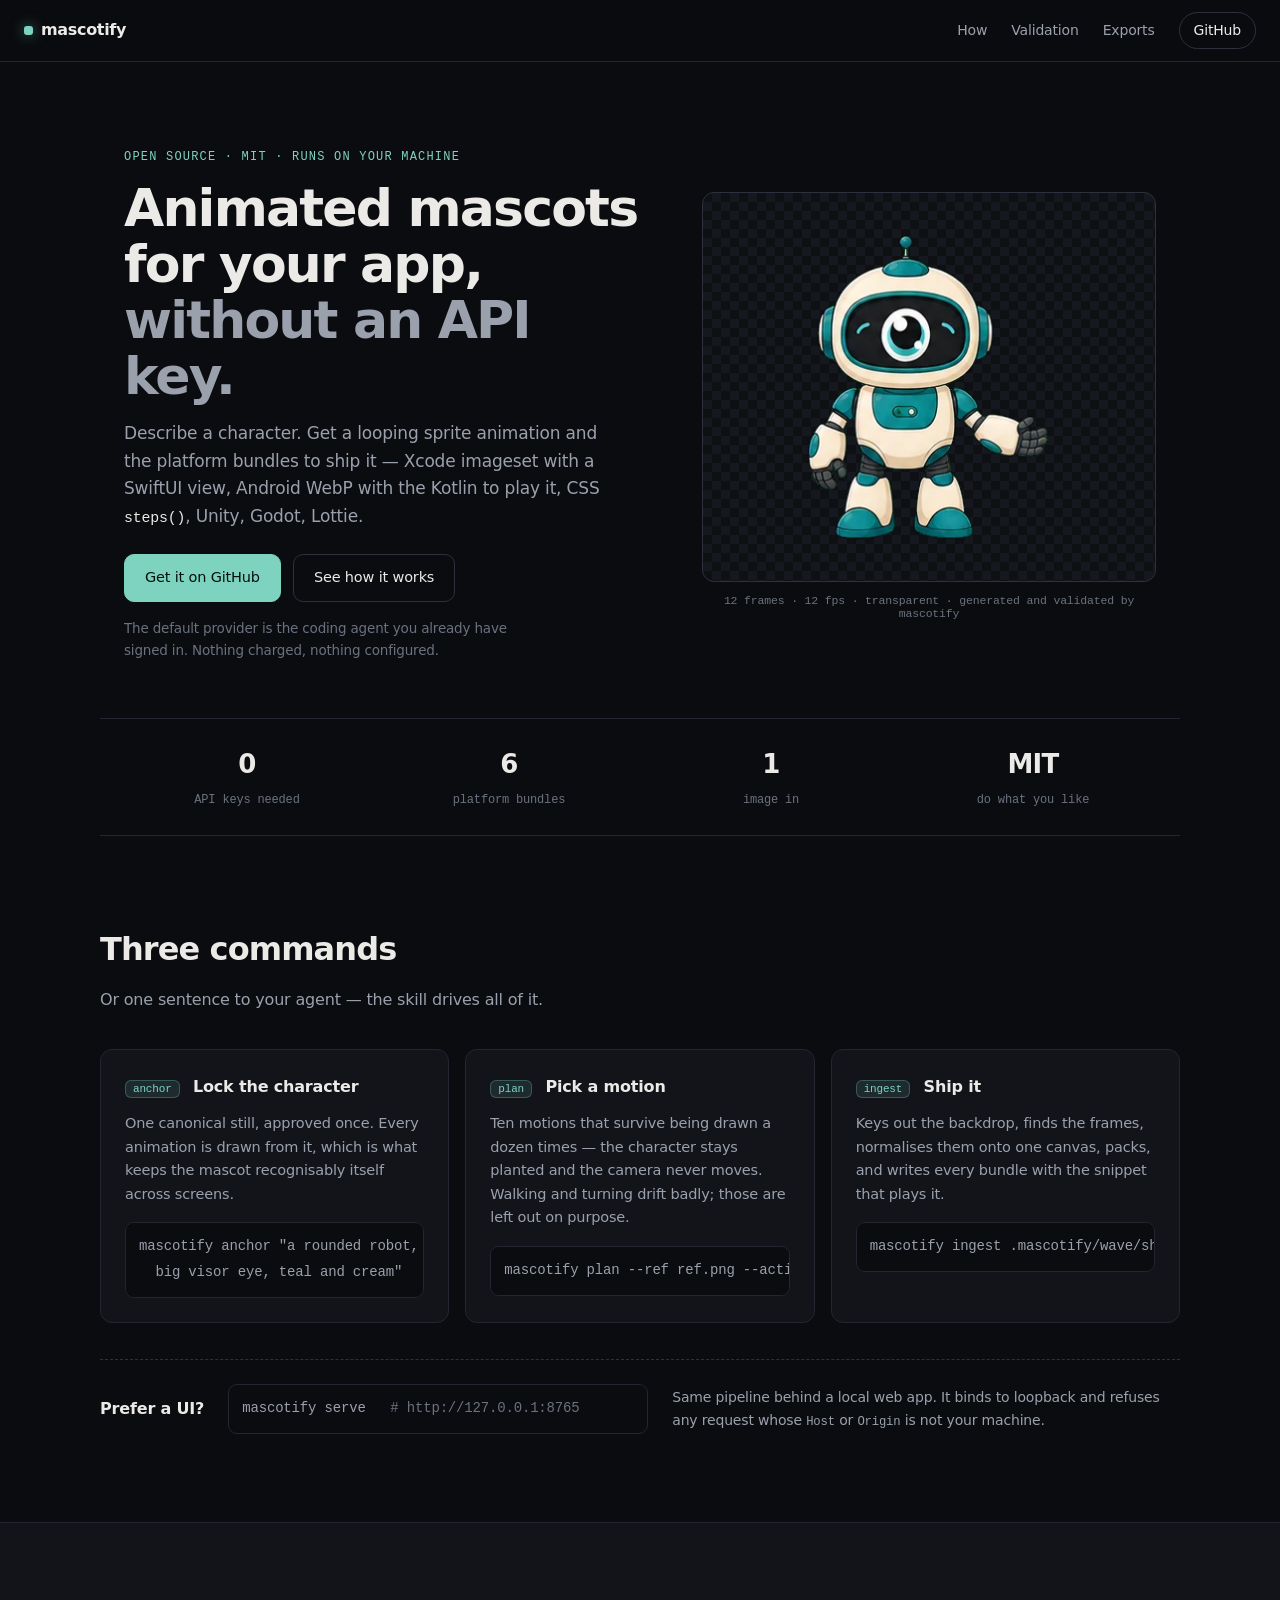
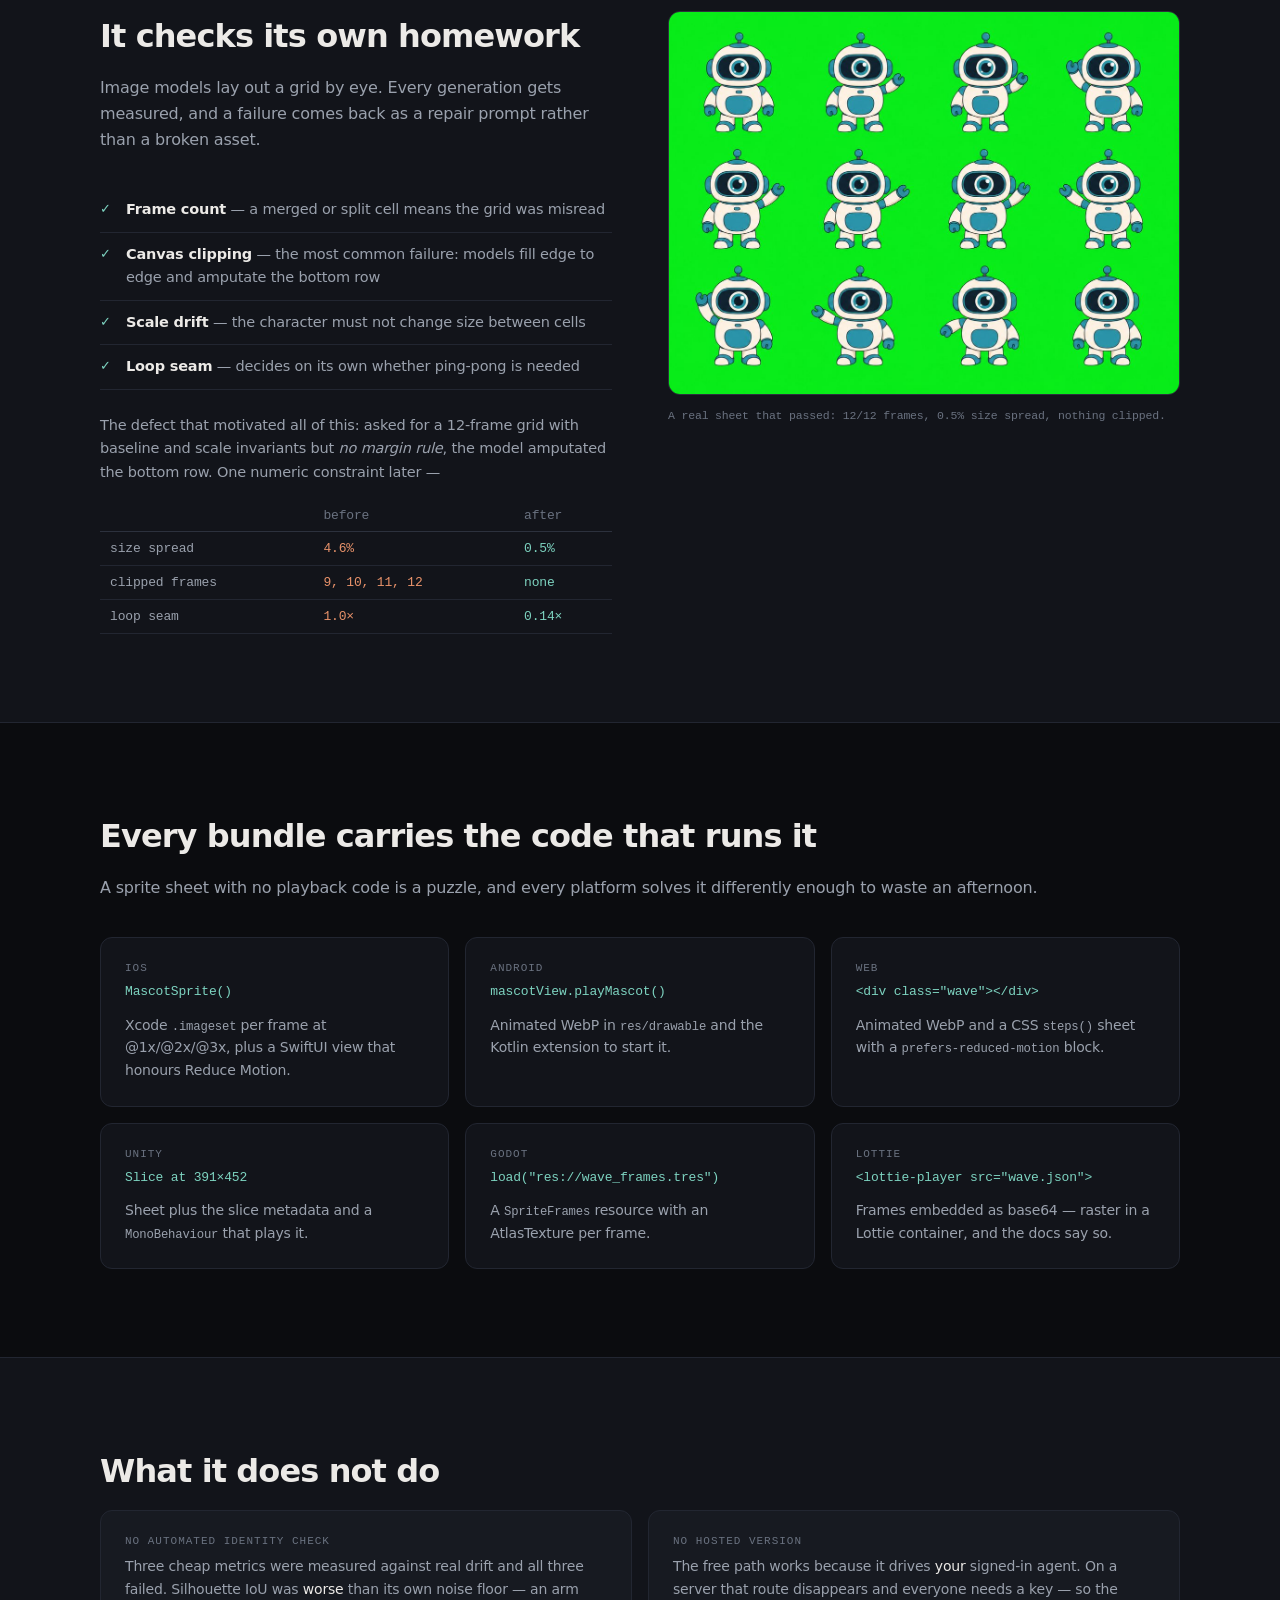
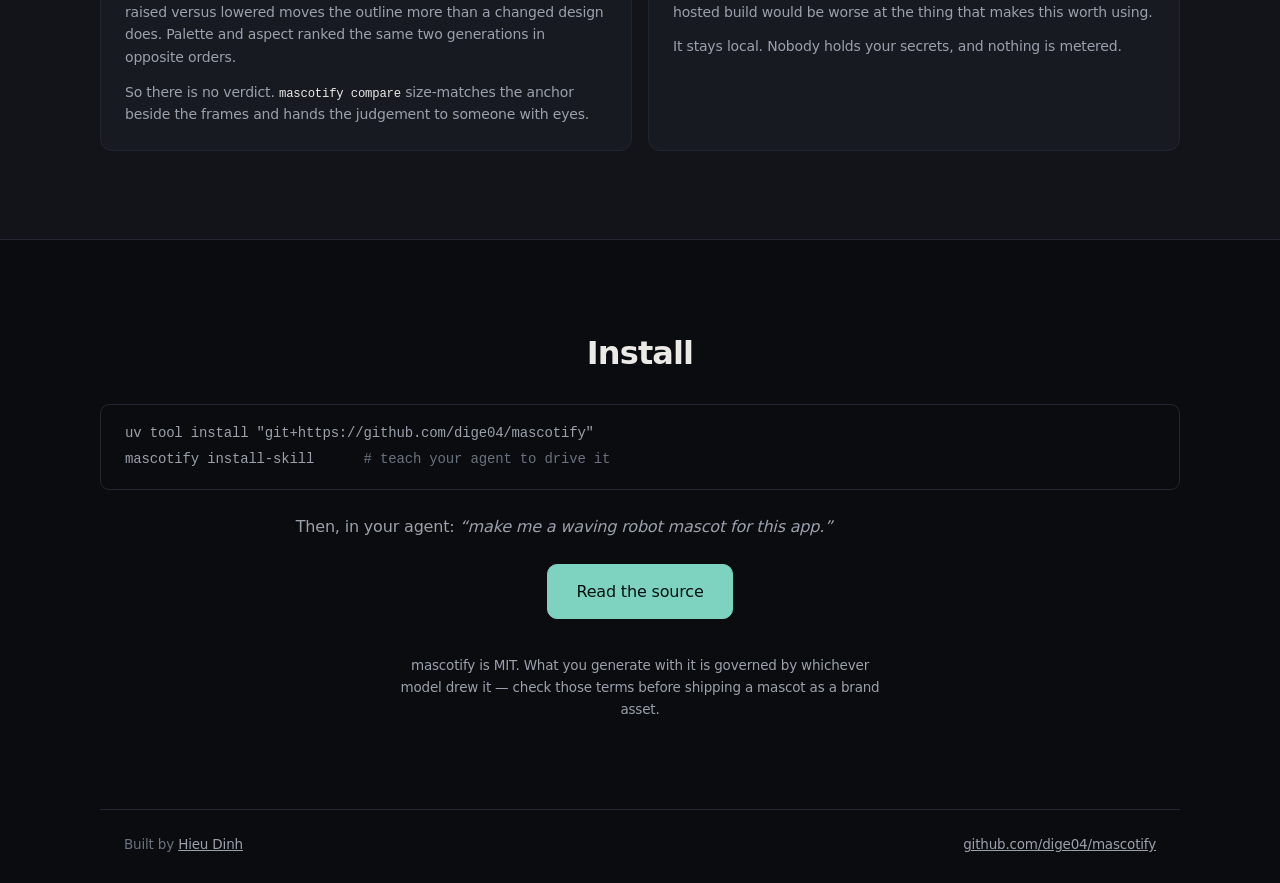
<file: landing/index.html>
<!doctype html>
<html lang="en">
<head>
<meta charset="utf-8">
<meta name="viewport" content="width=device-width, initial-scale=1">
<title>mascotify — animated mascots for your app, no API key</title>
<meta name="description" content="Turn one character image into production-ready animated mascot assets: sprite sheets, Lottie, and bundles for iOS, Android, web, Unity and Godot. Open source, runs locally, drawn by the coding agent you already have.">
<link rel="icon" href="data:image/svg+xml,<svg xmlns='http://www.w3.org/2000/svg' viewBox='0 0 32 32'><text y='26' font-size='26'>🤖</text></svg>">
<meta property="og:title" content="mascotify — animated mascots for your app">
<meta property="og:description" content="One character image in, production-ready animation out. Open source, no API key.">
<meta property="og:type" content="website">
<link rel="stylesheet" href="./style.css">
</head>
<body>

<header class="nav">
  <a class="brand" href="#top"><span class="mark" aria-hidden="true"></span> mascotify</a>
  <nav>
    <a href="#how">How</a>
    <a href="#validate">Validation</a>
    <a href="#export">Exports</a>
    <a class="cta" href="https://github.com/dige04/mascotify">GitHub</a>
  </nav>
</header>

<main id="top">

  <section class="hero">
    <div class="hero-copy">
      <p class="kicker">Open source · MIT · Runs on your machine</p>
      <h1>Animated mascots for your app,<br><em>without an API key.</em></h1>
      <p class="lede">
        Describe a character. Get a looping sprite animation and the platform bundles
        to ship it — Xcode imageset with a SwiftUI view, Android WebP with the Kotlin
        to play it, CSS <code>steps()</code>, Unity, Godot, Lottie.
      </p>
      <div class="actions">
        <a class="btn primary" href="https://github.com/dige04/mascotify">Get it on GitHub</a>
        <a class="btn" href="#how">See how it works</a>
      </div>
      <p class="fine">
        The default provider is the coding agent you already have signed in. Nothing
        charged, nothing configured.
      </p>
    </div>

    <figure class="hero-art">
      <div class="checker">
        <img src="./assets/mascot.webp" width="391" height="452"
             alt="A cream and teal robot mascot waving, looping, on a transparent background">
      </div>
      <figcaption>12 frames · 12 fps · transparent · generated and validated by mascotify</figcaption>
    </figure>
  </section>

  <section class="strip">
    <div><b>0</b><span>API keys needed</span></div>
    <div><b>6</b><span>platform bundles</span></div>
    <div><b>1</b><span>image in</span></div>
    <div><b>MIT</b><span>do what you like</span></div>
  </section>

  <section id="how" class="band">
    <h2>Three commands</h2>
    <p class="sub">Or one sentence to your agent — the skill drives all of it.</p>

    <ol class="steps">
      <li>
        <h3><span>anchor</span> Lock the character</h3>
        <p>One canonical still, approved once. Every animation is drawn from it, which is
          what keeps the mascot recognisably itself across screens.</p>
        <pre><code>mascotify anchor "a rounded robot,
  big visor eye, teal and cream"</code></pre>
      </li>
      <li>
        <h3><span>plan</span> Pick a motion</h3>
        <p>Ten motions that survive being drawn a dozen times — the character stays planted
          and the camera never moves. Walking and turning drift badly; those are left out
          on purpose.</p>
        <pre><code>mascotify plan --ref ref.png --action wave</code></pre>
      </li>
      <li>
        <h3><span>ingest</span> Ship it</h3>
        <p>Keys out the backdrop, finds the frames, normalises them onto one canvas, packs,
          and writes every bundle with the snippet that plays it.</p>
        <pre><code>mascotify ingest .mascotify/wave/sheet.png</code></pre>
      </li>
    </ol>

    <div class="alt-route">
      <h3>Prefer a UI?</h3>
      <pre><code>mascotify serve   <span class="c"># http://127.0.0.1:8765</span></code></pre>
      <p>Same pipeline behind a local web app. It binds to loopback and refuses any request
        whose <code>Host</code> or <code>Origin</code> is not your machine.</p>
    </div>
  </section>

  <section id="validate" class="band alt">
    <div class="split">
      <div>
        <h2>It checks its own homework</h2>
        <p class="sub">Image models lay out a grid by eye. Every generation gets measured,
          and a failure comes back as a repair prompt rather than a broken asset.</p>

        <ul class="checks">
          <li><b>Frame count</b> — a merged or split cell means the grid was misread</li>
          <li><b>Canvas clipping</b> — the most common failure: models fill edge to edge and
            amputate the bottom row</li>
          <li><b>Scale drift</b> — the character must not change size between cells</li>
          <li><b>Loop seam</b> — decides on its own whether ping-pong is needed</li>
        </ul>

        <p class="proof">
          The defect that motivated all of this: asked for a 12-frame grid with baseline and
          scale invariants but <em>no margin rule</em>, the model amputated the bottom row.
          One numeric constraint later —
        </p>

        <table class="metrics">
          <thead><tr><th></th><th>before</th><th>after</th></tr></thead>
          <tbody>
            <tr><td>size spread</td><td class="bad">4.6%</td><td class="good">0.5%</td></tr>
            <tr><td>clipped frames</td><td class="bad">9, 10, 11, 12</td><td class="good">none</td></tr>
            <tr><td>loop seam</td><td class="bad">1.0×</td><td class="good">0.14×</td></tr>
          </tbody>
        </table>
      </div>

      <figure class="sheet">
        <img src="./assets/sheet.jpg" width="1100" height="825" loading="lazy"
             alt="A 4 by 3 grid of twelve frames of the same robot mascot waving, on a flat green background">
        <figcaption>A real sheet that passed: 12/12 frames, 0.5% size spread, nothing clipped.</figcaption>
      </figure>
    </div>
  </section>

  <section id="export" class="band">
    <h2>Every bundle carries the code that runs it</h2>
    <p class="sub">A sprite sheet with no playback code is a puzzle, and every platform
      solves it differently enough to waste an afternoon.</p>

    <div class="grid">
      <article><h4>iOS</h4><code>MascotSprite()</code>
        <p>Xcode <code>.imageset</code> per frame at @1x/@2x/@3x, plus a SwiftUI view that
          honours Reduce Motion.</p></article>
      <article><h4>Android</h4><code>mascotView.playMascot()</code>
        <p>Animated WebP in <code>res/drawable</code> and the Kotlin extension to start it.</p></article>
      <article><h4>Web</h4><code>&lt;div class="wave"&gt;&lt;/div&gt;</code>
        <p>Animated WebP and a CSS <code>steps()</code> sheet with a
          <code>prefers-reduced-motion</code> block.</p></article>
      <article><h4>Unity</h4><code>Slice at 391×452</code>
        <p>Sheet plus the slice metadata and a <code>MonoBehaviour</code> that plays it.</p></article>
      <article><h4>Godot</h4><code>load("res://wave_frames.tres")</code>
        <p>A <code>SpriteFrames</code> resource with an AtlasTexture per frame.</p></article>
      <article><h4>Lottie</h4><code>&lt;lottie-player src="wave.json"&gt;</code>
        <p>Frames embedded as base64 — raster in a Lottie container, and the docs say so.</p></article>
    </div>
  </section>

  <section class="band alt honest">
    <h2>What it does not do</h2>
    <div class="grid two">
      <article>
        <h4>No automated identity check</h4>
        <p>Three cheap metrics were measured against real drift and all three failed.
          Silhouette IoU was <em>worse</em> than its own noise floor — an arm raised versus
          lowered moves the outline more than a changed design does. Palette and aspect
          ranked the same two generations in opposite orders.</p>
        <p>So there is no verdict. <code>mascotify compare</code> size-matches the anchor
          beside the frames and hands the judgement to someone with eyes.</p>
      </article>
      <article>
        <h4>No hosted version</h4>
        <p>The free path works because it drives <em>your</em> signed-in agent. On a server
          that route disappears and everyone needs a key — so the hosted build would be
          worse at the thing that makes this worth using.</p>
        <p>It stays local. Nobody holds your secrets, and nothing is metered.</p>
      </article>
    </div>
  </section>

  <section class="close">
    <h2>Install</h2>
    <pre class="wide"><code>uv tool install "git+https://github.com/dige04/mascotify"
mascotify install-skill      <span class="c"># teach your agent to drive it</span></code></pre>
    <p>Then, in your agent: <em>“make me a waving robot mascot for this app.”</em></p>
    <a class="btn primary big" href="https://github.com/dige04/mascotify">Read the source</a>
    <p class="fine">
      mascotify is MIT. What you generate with it is governed by whichever model drew it —
      check those terms before shipping a mascot as a brand asset.
    </p>
  </section>

</main>

<footer>
  <span>Built by <a href="https://hieudinh.dev">Hieu Dinh</a></span>
  <span><a href="https://github.com/dige04/mascotify">github.com/dige04/mascotify</a></span>
</footer>

</body>
</html>
</file>
<file: landing/style.css>
/* mascotify landing page.
   Dark, typographically led, one accent. The mascot is the only saturated thing
   on the page — everything else stays out of its way. No build step, no fonts
   to fetch: the whole thing is two files and two images. */

:root {
  --bg:      #0b0c0f;
  --panel:   #12141a;
  --panel-2: #171a21;
  --line:    #222631;
  --line-2:  #2c313d;
  --ink:     #eceae7;
  --ink-2:   #9aa1ad;
  --ink-3:   #6a7280;
  --accent:  #7dd3c0;
  --accent-ink: #05110e;
  --good:    #7dd3c0;
  --bad:     #e8926a;

  --r: 12px;
  --s2: 8px; --s3: 12px; --s4: 16px; --s5: 24px; --s6: 36px; --s7: 56px; --s8: 88px;
  --mono: ui-monospace, "SF Mono", "JetBrains Mono", Menlo, monospace;
  --sans: -apple-system, BlinkMacSystemFont, "Inter", "Segoe UI", system-ui, sans-serif;
  --wrap: 1080px;
}

* { box-sizing: border-box; }
html { scroll-behavior: smooth; -webkit-text-size-adjust: 100%; }

body {
  margin: 0;
  background: var(--bg);
  color: var(--ink);
  font: 16px/1.62 var(--sans);
  letter-spacing: -0.011em;
  -webkit-font-smoothing: antialiased;
}

img { max-width: 100%; height: auto; display: block; }
a { color: inherit; }
code { font: 0.875em/1.5 var(--mono); }

/* ── nav ───────────────────────────────────────────────── */

.nav {
  position: sticky; top: 0; z-index: 20;
  display: flex; align-items: center; justify-content: space-between;
  gap: var(--s4);
  padding: var(--s3) var(--s5);
  background: color-mix(in oklab, var(--bg) 86%, transparent);
  backdrop-filter: blur(12px);
  border-bottom: 1px solid var(--line);
}
.brand {
  display: inline-flex; align-items: center; gap: var(--s2);
  font-weight: 600; letter-spacing: -0.02em; text-decoration: none;
}
.mark {
  width: 9px; height: 9px; border-radius: 3px; background: var(--accent);
  box-shadow: 0 0 14px color-mix(in oklab, var(--accent) 55%, transparent);
}
.nav nav { display: flex; align-items: center; gap: var(--s5); }
.nav nav a { color: var(--ink-2); text-decoration: none; font-size: 14px; }
.nav nav a:hover { color: var(--ink); }
.nav .cta {
  color: var(--ink); border: 1px solid var(--line-2);
  padding: 6px 14px; border-radius: 999px;
}
.nav .cta:hover { border-color: var(--ink-3); background: var(--panel); }

/* ── hero ──────────────────────────────────────────────── */

.hero {
  max-width: var(--wrap); margin: 0 auto;
  padding: var(--s8) var(--s5) var(--s7);
  display: grid; grid-template-columns: 1.15fr 1fr;
  gap: var(--s7); align-items: center;
}
.kicker {
  margin: 0 0 var(--s4); font: 12px var(--mono);
  color: var(--accent); text-transform: uppercase; letter-spacing: .1em;
}
h1 {
  margin: 0 0 var(--s4);
  font-size: clamp(34px, 5vw, 52px); line-height: 1.08;
  font-weight: 600; letter-spacing: -0.035em;
}
h1 em { font-style: normal; color: var(--ink-2); }
.lede { margin: 0 0 var(--s5); color: var(--ink-2); font-size: 17px; max-width: 46ch; }
.lede code { color: var(--ink); }

.actions { display: flex; flex-wrap: wrap; gap: var(--s3); }
.btn {
  display: inline-block; text-decoration: none;
  padding: 11px 20px; border-radius: 10px;
  border: 1px solid var(--line-2); color: var(--ink);
  font-size: 14.5px; font-weight: 500;
  transition: border-color .15s, background .15s, transform .06s;
}
.btn:hover { border-color: var(--ink-3); background: var(--panel); }
.btn:active { transform: translateY(1px); }
.btn.primary { background: var(--accent); color: var(--accent-ink); border-color: var(--accent); }
.btn.primary:hover { background: color-mix(in oklab, var(--accent) 88%, white); }
.btn.big { padding: 14px 28px; font-size: 16px; }

.fine { margin: var(--s4) 0 0; color: var(--ink-3); font-size: 13.5px; max-width: 48ch; }

.hero-art { margin: 0; }
.checker {
  border-radius: var(--r); border: 1px solid var(--line-2);
  overflow: hidden; display: grid; place-items: center;
  padding: var(--s5);
  /* Transparency is the product, so show it. */
  background-color: #0e1014;
  background-image:
    linear-gradient(45deg, #15181e 25%, transparent 25%, transparent 75%, #15181e 75%),
    linear-gradient(45deg, #15181e 25%, transparent 25%, transparent 75%, #15181e 75%);
  background-size: 18px 18px;
  background-position: 0 0, 9px 9px;
}
.checker img { max-height: 340px; width: auto; }
.hero-art figcaption {
  margin-top: var(--s3); font: 11.5px var(--mono); color: var(--ink-3); text-align: center;
}

/* ── stat strip ────────────────────────────────────────── */

.strip {
  max-width: var(--wrap); margin: 0 auto;
  padding: var(--s5); display: grid; grid-template-columns: repeat(4, 1fr);
  gap: var(--s4);
  border-top: 1px solid var(--line); border-bottom: 1px solid var(--line);
}
.strip div { text-align: center; }
.strip b { display: block; font-size: 26px; font-weight: 600; letter-spacing: -0.03em; }
.strip span { font: 12px var(--mono); color: var(--ink-3); }

/* ── bands ─────────────────────────────────────────────── */

.band { padding: var(--s8) var(--s5); }
.band.alt { background: var(--panel); border-block: 1px solid var(--line); }
.band > h2, .band > .sub, .close > * { max-width: var(--wrap); margin-inline: auto; }

h2 {
  font-size: clamp(24px, 3vw, 32px); font-weight: 600;
  letter-spacing: -0.028em; margin: 0 0 var(--s3);
}
.sub { color: var(--ink-2); margin: 0 0 var(--s6); max-width: 62ch; }

/* ── steps ─────────────────────────────────────────────── */

.steps {
  max-width: var(--wrap); margin: 0 auto; padding: 0; list-style: none;
  display: grid; grid-template-columns: repeat(3, 1fr); gap: var(--s4);
  counter-reset: step;
}
.steps li {
  background: var(--panel); border: 1px solid var(--line);
  border-radius: var(--r); padding: var(--s5);
  min-width: 0;  /* let the wide <pre> scroll rather than widen the column */
}
.band.alt .steps li { background: var(--panel-2); }
.steps h3 { margin: 0 0 var(--s3); font-size: 16px; font-weight: 600; }
.steps h3 span {
  display: inline-block; margin-right: var(--s2);
  font: 11px var(--mono); color: var(--accent);
  background: color-mix(in oklab, var(--accent) 12%, transparent);
  border: 1px solid color-mix(in oklab, var(--accent) 28%, transparent);
  border-radius: 6px; padding: 2px 7px;
}
.steps p { margin: 0 0 var(--s4); color: var(--ink-2); font-size: 14.5px; }

pre {
  margin: 0; padding: 11px 13px; overflow-x: auto;
  background: var(--bg); border: 1px solid var(--line);
  border-radius: 9px;
}
pre code { color: var(--ink-2); white-space: pre; }
pre .c { color: var(--ink-3); }
pre.wide { max-width: var(--wrap); margin: 0 auto var(--s5); padding: var(--s4) var(--s5); }

.alt-route > * { min-width: 0; }
.alt-route {
  max-width: var(--wrap); margin: var(--s6) auto 0;
  padding-top: var(--s5); border-top: 1px dashed var(--line-2);
  display: grid; grid-template-columns: auto minmax(280px, 420px) 1fr;
  gap: var(--s4) var(--s5); align-items: center;
}
.alt-route h3 { margin: 0; font-size: 16px; font-weight: 600; white-space: nowrap; }
.alt-route p { margin: 0; color: var(--ink-2); font-size: 14px; }

/* ── validation ────────────────────────────────────────── */

.split {
  max-width: var(--wrap); margin: 0 auto;
  display: grid; grid-template-columns: 1fr 1fr;
  gap: var(--s7); align-items: start;
}
.split > * { min-width: 0; }
.checks { margin: 0 0 var(--s5); padding-left: 0; list-style: none; }
.checks li {
  padding: 10px 0 10px 26px; position: relative;
  border-bottom: 1px solid var(--line); color: var(--ink-2); font-size: 14.5px;
}
.checks li::before {
  content: "✓"; position: absolute; left: 0; top: 10px;
  color: var(--accent); font-size: 13px;
}
.checks b { color: var(--ink); font-weight: 600; }

.proof { color: var(--ink-2); font-size: 14.5px; margin: 0 0 var(--s4); }

.metrics { width: 100%; border-collapse: collapse; font: 13px var(--mono); }
.metrics th {
  text-align: left; padding: 8px 10px; color: var(--ink-3);
  font-weight: 400; border-bottom: 1px solid var(--line-2);
}
.metrics td { padding: 9px 10px; border-bottom: 1px solid var(--line); color: var(--ink-2); }
.metrics .good { color: var(--good); }
.metrics .bad { color: var(--bad); }

.sheet { margin: 0; }
.sheet img { border-radius: var(--r); border: 1px solid var(--line-2); }
.sheet figcaption {
  margin-top: var(--s3); font: 11.5px/1.5 var(--mono); color: var(--ink-3);
}

/* ── export grid ───────────────────────────────────────── */

.grid {
  max-width: var(--wrap); margin: 0 auto;
  display: grid; grid-template-columns: repeat(3, 1fr); gap: var(--s4);
}
.grid.two { grid-template-columns: repeat(2, 1fr); }
.grid article {
  background: var(--panel); border: 1px solid var(--line);
  border-radius: var(--r); padding: var(--s5);
  min-width: 0;
}
.band.alt .grid article { background: var(--panel-2); }
.grid h4 {
  margin: 0 0 var(--s2); font: 11px var(--mono);
  color: var(--ink-3); text-transform: uppercase; letter-spacing: .09em;
}
.grid > article > code {
  display: block; margin-bottom: var(--s3);
  color: var(--accent); font-size: 13px; word-break: break-all;
}
.grid p { margin: 0 0 var(--s3); color: var(--ink-2); font-size: 14px; }
.grid p:last-child { margin-bottom: 0; }
.honest .grid p code { color: var(--ink); }
.honest em { color: var(--ink); font-style: normal; font-weight: 500; }

/* ── close ─────────────────────────────────────────────── */

.close { padding: var(--s8) var(--s5); text-align: center; }
.close h2 { margin-bottom: var(--s5); }
.close > p { color: var(--ink-2); margin: 0 0 var(--s5); }
.close .fine { margin: var(--s6) auto 0; text-align: center; max-width: 56ch; }
.close pre { text-align: left; }

footer {
  max-width: var(--wrap); margin: 0 auto;
  padding: var(--s5); display: flex; justify-content: space-between;
  flex-wrap: wrap; gap: var(--s3);
  border-top: 1px solid var(--line);
  color: var(--ink-3); font-size: 13.5px;
}
footer a { color: var(--ink-2); }

/* ── responsive ────────────────────────────────────────── */

@media (max-width: 900px) {
  .hero, .split { grid-template-columns: 1fr; gap: var(--s6); }
  .steps, .grid, .grid.two { grid-template-columns: 1fr; }
  .alt-route { grid-template-columns: 1fr; }
  .strip { grid-template-columns: repeat(2, 1fr); gap: var(--s5); }
  .band, .close { padding-block: var(--s7); }
  .nav nav { gap: var(--s4); }
  .nav nav a:not(.cta) { display: none; }
}

@media (prefers-reduced-motion: reduce) {
  html { scroll-behavior: auto; }
  * { animation-duration: .001ms !important; transition-duration: .001ms !important; }
}
</file>
